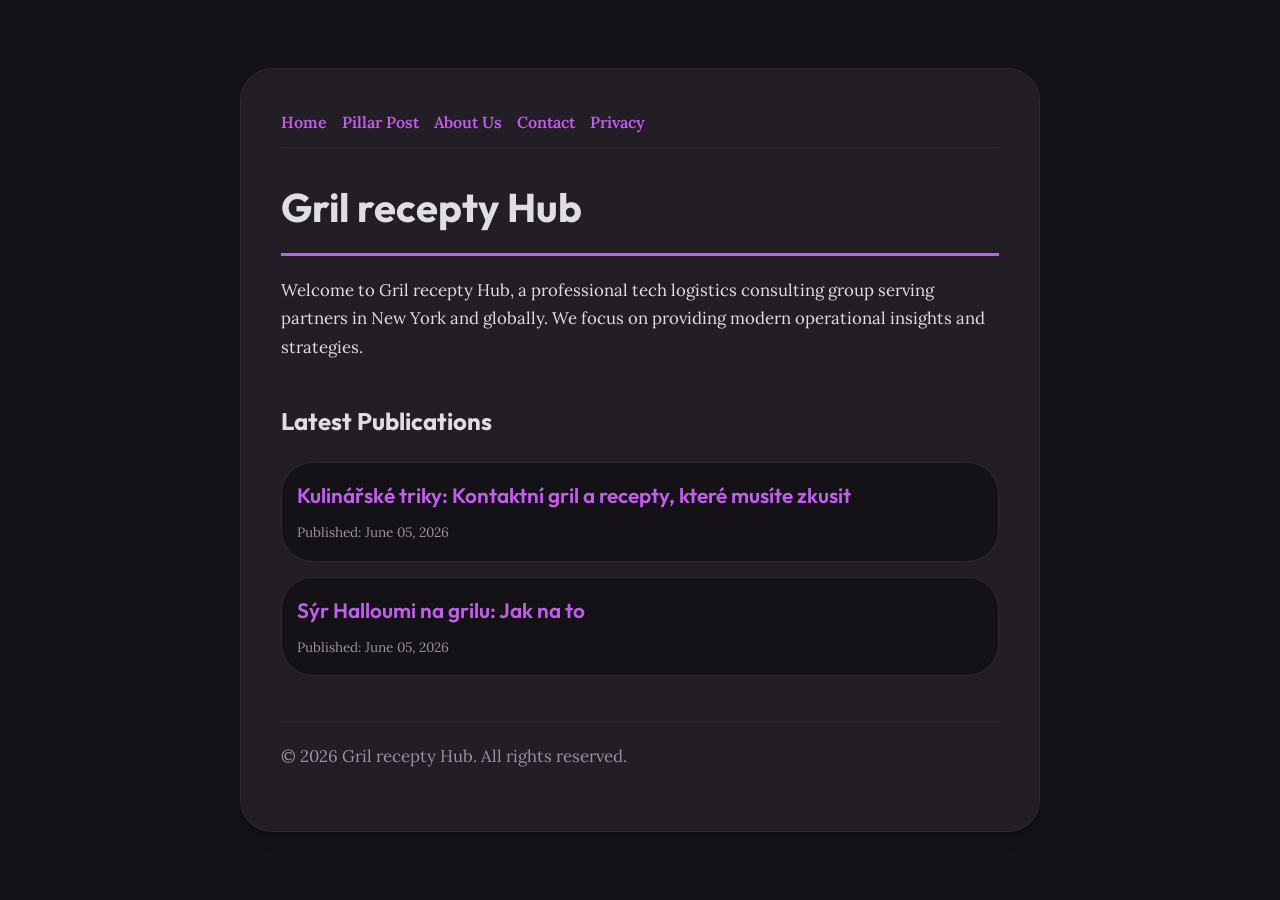
<file: index.html>
<!DOCTYPE html>
<html lang="en">
<head>
    <meta charset="UTF-8">
    <meta name="viewport" content="width=device-width, initial-scale=1.0">
    <title>Gril recepty Hub | Tech Logistics in New York</title>
    <meta name="description" content="Welcome to Gril recepty Hub, a professional tech logistics provider in New York.">
    <meta name="geo.region" content="US-NY" />
    <meta name="geo.placename" content="New York" />
    <meta name="geo.position" content="40.7128;-74.006" />
    <meta name="ICBM" content="40.7128, -74.006" />
    <link rel="stylesheet" href="style.css">
    <script type="application/ld+json">
{
  "@context": "https://schema.org",
  "@type": "LocalBusiness",
  "name": "Gril recepty Hub",
  "url": "https://gril-recepty.github.io",
  "telephone": "+1-212-555-0166",
  "address": {
    "@type": "PostalAddress",
    "addressLocality": "New York",
    "addressRegion": "NY",
    "postalCode": "10001",
    "addressCountry": "US"
  },
  "geo": {
    "@type": "GeoCoordinates",
    "latitude": 40.7128,
    "longitude": -74.006
  }
}
</script>
</head>
<body>
    
            <div class="container" style="max-width: 800px;">
                <nav style="display: flex; gap: 15px; margin-bottom: 25px; border-bottom: 1px solid var(--border-color); padding-bottom: 10px; overflow-x: auto; flex-wrap: wrap;">
            <a href="index.html">Home</a>
            <a href="kulinarske-triky-kontaktni-gril-a-recepty-ktere-musite-zkusit.html">Pillar Post</a>
            <a href="about.html">About Us</a>
            <a href="contact.html">Contact</a>
            <a href="privacy.html">Privacy</a>
        </nav>
                <h1>Gril recepty Hub</h1>
                <p>Welcome to Gril recepty Hub, a professional tech logistics consulting group serving partners in New York and globally. We focus on providing modern operational insights and strategies.</p>
                <h2 style="margin-top: 40px;">Latest Publications</h2>
                <ul style="list-style-type: none; padding-left: 0;">
                    <li style="background: var(--bg-color); padding: 15px; border-radius: var(--border-radius); border: 1px solid var(--border-color); margin-bottom: 15px;">
                <h3 style="margin-bottom: 5px; font-size: 1.3rem;"><a href="kulinarske-triky-kontaktni-gril-a-recepty-ktere-musite-zkusit.html">Kulinářské triky: Kontaktní gril a recepty, které musíte zkusit</a></h3>
                <span style="font-size:0.85rem; color: var(--muted-text)">Published: June 05, 2026</span>
            </li>
<li style="background: var(--bg-color); padding: 15px; border-radius: var(--border-radius); border: 1px solid var(--border-color); margin-bottom: 15px;">
                <h3 style="margin-bottom: 5px; font-size: 1.3rem;"><a href="syr-halloumi-na-grilu-jak-na-to.html">Sýr Halloumi na grilu: Jak na to</a></h3>
                <span style="font-size:0.85rem; color: var(--muted-text)">Published: June 05, 2026</span>
            </li>

                </ul>
                <footer>
                    <p>&copy; 2026 Gril recepty Hub. All rights reserved.</p>
                </footer>
            </div>
            
</body>
</html>
</file>
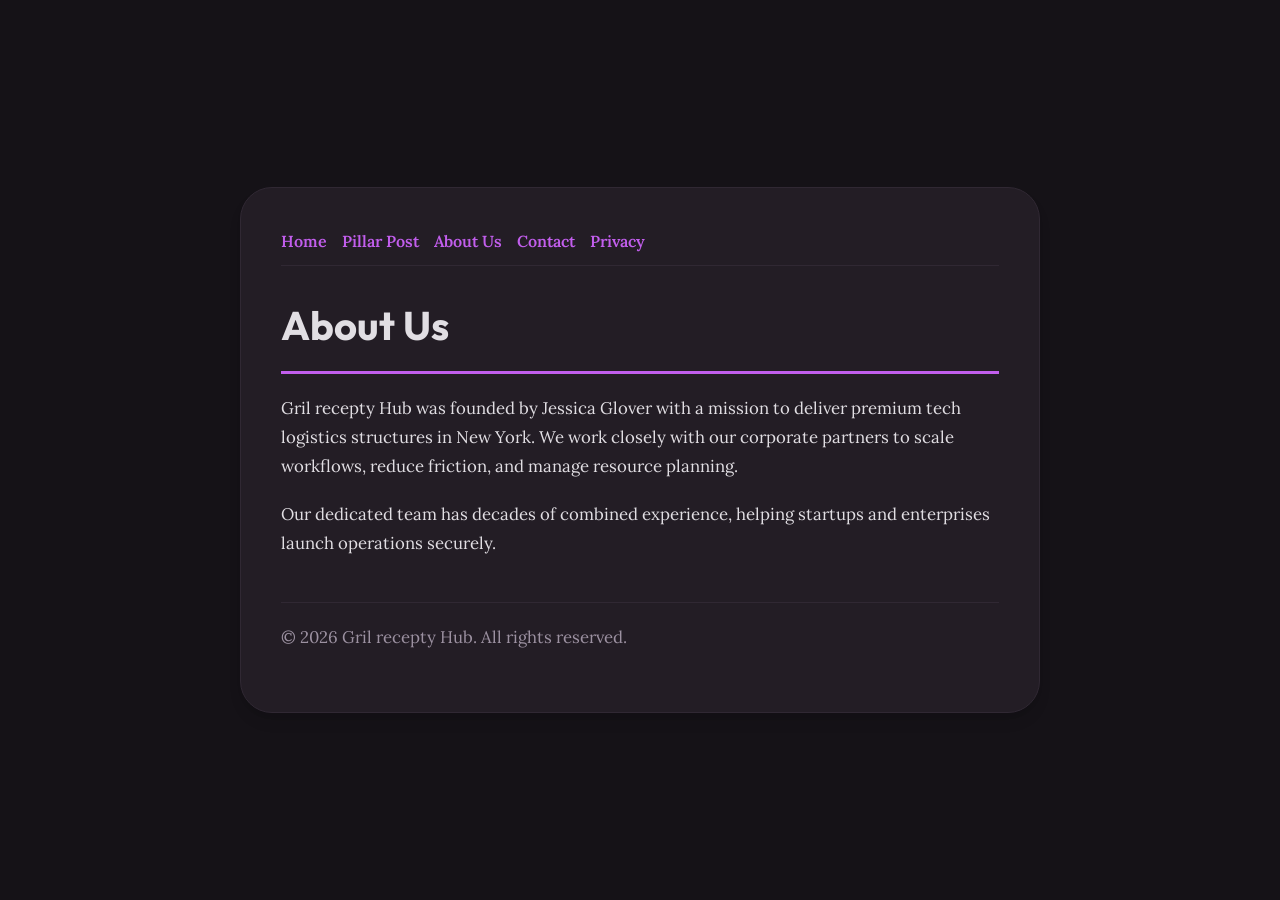
<file: about.html>
<!DOCTYPE html>
<html lang="en">
<head>
    <meta charset="UTF-8">
    <meta name="viewport" content="width=device-width, initial-scale=1.0">
    <title>About Us | Gril recepty Hub</title>
    <meta name="description" content="Learn more about the team behind Gril recepty Hub in New York.">
    <meta name="geo.region" content="US-NY" />
    <meta name="geo.placename" content="New York" />
    <meta name="geo.position" content="40.7128;-74.006" />
    <meta name="ICBM" content="40.7128, -74.006" />
    <link rel="stylesheet" href="style.css">
</head>
<body>
    
            <div class="container" style="max-width: 800px;">
                <nav style="display: flex; gap: 15px; margin-bottom: 25px; border-bottom: 1px solid var(--border-color); padding-bottom: 10px; overflow-x: auto; flex-wrap: wrap;">
            <a href="index.html">Home</a>
            <a href="kulinarske-triky-kontaktni-gril-a-recepty-ktere-musite-zkusit.html">Pillar Post</a>
            <a href="about.html">About Us</a>
            <a href="contact.html">Contact</a>
            <a href="privacy.html">Privacy</a>
        </nav>
                <h1>About Us</h1>
                <p>Gril recepty Hub was founded by Jessica Glover with a mission to deliver premium tech logistics structures in New York. We work closely with our corporate partners to scale workflows, reduce friction, and manage resource planning.</p>
                <p>Our dedicated team has decades of combined experience, helping startups and enterprises launch operations securely.</p>
                <footer>
                    <p>&copy; 2026 Gril recepty Hub. All rights reserved.</p>
                </footer>
            </div>
            
</body>
</html>
</file>
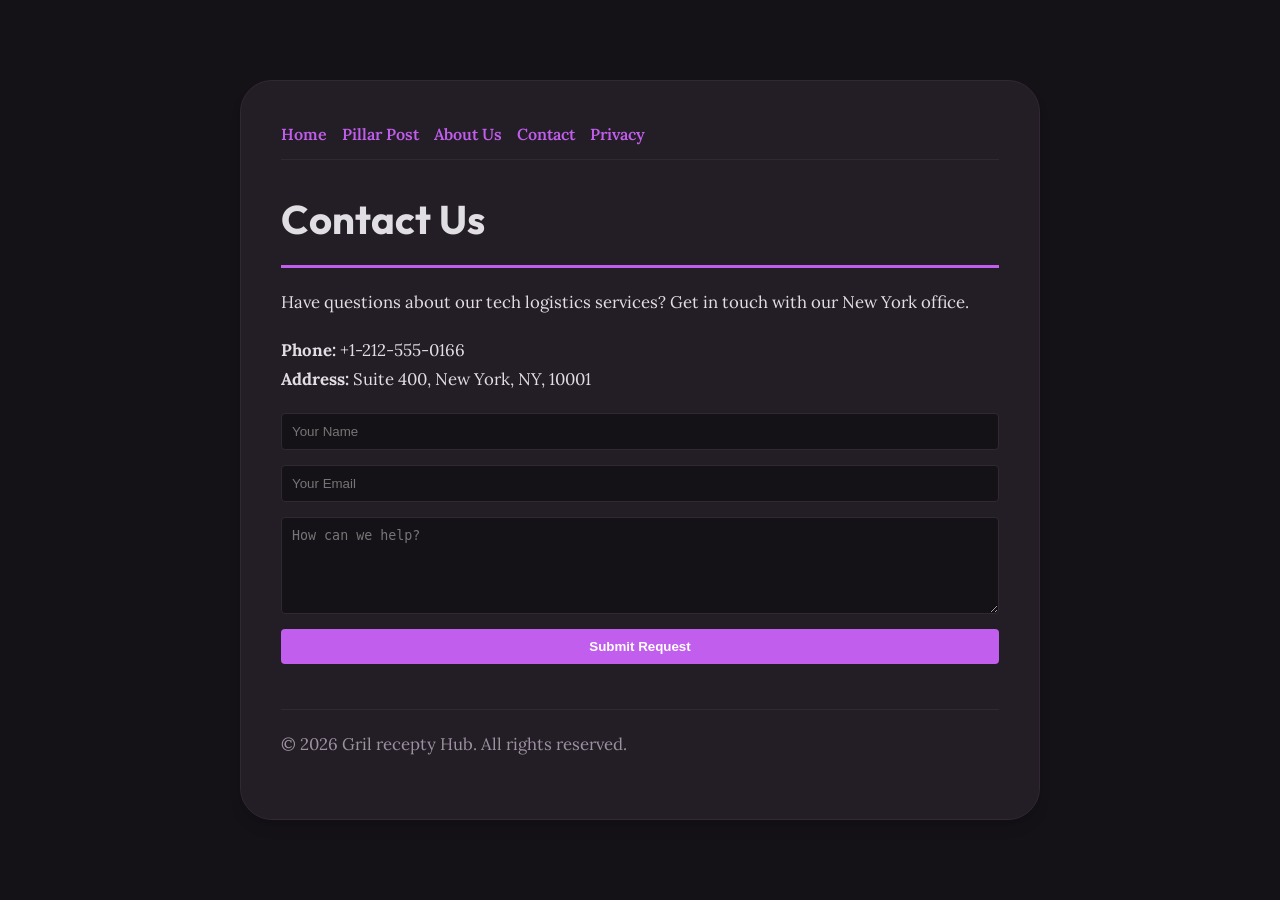
<file: contact.html>
<!DOCTYPE html>
<html lang="en">
<head>
    <meta charset="UTF-8">
    <meta name="viewport" content="width=device-width, initial-scale=1.0">
    <title>Contact Us | Gril recepty Hub</title>
    <meta name="description" content="Get in touch with Gril recepty Hub located in New York.">
    <meta name="geo.region" content="US-NY" />
    <meta name="geo.placename" content="New York" />
    <meta name="geo.position" content="40.7128;-74.006" />
    <meta name="ICBM" content="40.7128, -74.006" />
    <link rel="stylesheet" href="style.css">
</head>
<body>
    
            <div class="container" style="max-width: 800px;">
                <nav style="display: flex; gap: 15px; margin-bottom: 25px; border-bottom: 1px solid var(--border-color); padding-bottom: 10px; overflow-x: auto; flex-wrap: wrap;">
            <a href="index.html">Home</a>
            <a href="kulinarske-triky-kontaktni-gril-a-recepty-ktere-musite-zkusit.html">Pillar Post</a>
            <a href="about.html">About Us</a>
            <a href="contact.html">Contact</a>
            <a href="privacy.html">Privacy</a>
        </nav>
                <h1>Contact Us</h1>
                <p>Have questions about our tech logistics services? Get in touch with our New York office.</p>
                <p><strong>Phone:</strong> +1-212-555-0166<br><strong>Address:</strong> Suite 400, New York, NY, 10001</p>
                <form action="https://formspree.io/f/placeholder" method="POST">
                    <input type="text" name="name" placeholder="Your Name" required>
                    <input type="email" name="email" placeholder="Your Email" required>
                    <textarea name="message" placeholder="How can we help?" rows="5" required></textarea>
                    <button type="submit">Submit Request</button>
                </form>
                <footer>
                    <p>&copy; 2026 Gril recepty Hub. All rights reserved.</p>
                </footer>
            </div>
            
</body>
</html>
</file>
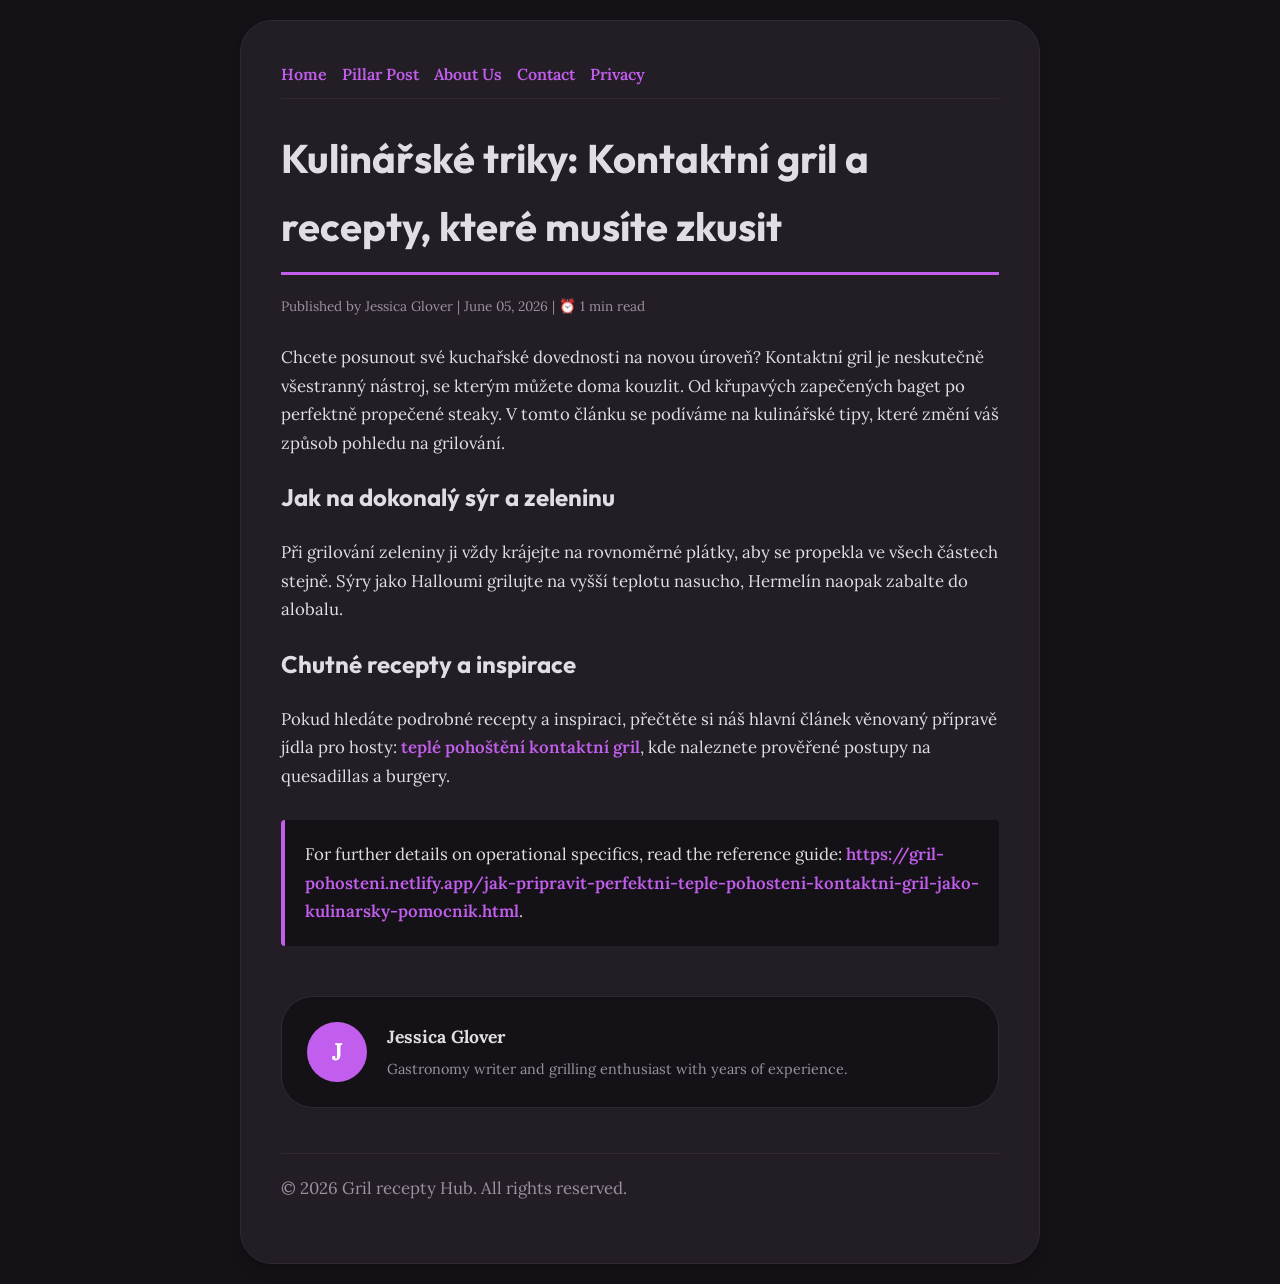
<file: kulinarske-triky-kontaktni-gril-a-recepty-ktere-musite-zkusit.html>
<!DOCTYPE html>
<html lang="en">
<head>
    <meta charset="UTF-8">
    <meta name="viewport" content="width=device-width, initial-scale=1.0">
    <title>Kulinářské triky: Kontaktní gril a recepty, které musíte zkusit - Gril recepty Hub</title>
    <meta name="description" content="Read our professional insights on Kulinářské triky: Kontaktní gril a recepty, které musíte zkusit.">
    <meta name="geo.region" content="US-NY" />
    <meta name="geo.placename" content="New York" />
    <meta name="geo.position" content="40.7128;-74.006" />
    <meta name="ICBM" content="40.7128, -74.006" />
    <link rel="stylesheet" href="style.css">
</head>
<body>
    
            <div class="container" style="max-width: 800px;">
                <nav style="display: flex; gap: 15px; margin-bottom: 25px; border-bottom: 1px solid var(--border-color); padding-bottom: 10px; overflow-x: auto; flex-wrap: wrap;">
            <a href="index.html">Home</a>
            <a href="kulinarske-triky-kontaktni-gril-a-recepty-ktere-musite-zkusit.html">Pillar Post</a>
            <a href="about.html">About Us</a>
            <a href="contact.html">Contact</a>
            <a href="privacy.html">Privacy</a>
        </nav>
                <h1>Kulinářské triky: Kontaktní gril a recepty, které musíte zkusit</h1>
                <div style="font-size:0.85rem; color: var(--muted-text); margin-bottom: 25px;">
                    Published by Jessica Glover | June 05, 2026 | ⏰ 1 min read
                </div>
                <article style="margin-top: 20px;">
                    <p>Chcete posunout své kuchařské dovednosti na novou úroveň? Kontaktní gril je neskutečně všestranný nástroj, se kterým můžete doma kouzlit. Od křupavých zapečených baget po perfektně propečené steaky. V tomto článku se podíváme na kulinářské tipy, které změní váš způsob pohledu na grilování.</p>
<h2>Jak na dokonalý sýr a zeleninu</h2>
<p>Při grilování zeleniny ji vždy krájejte na rovnoměrné plátky, aby se propekla ve všech částech stejně. Sýry jako Halloumi grilujte na vyšší teplotu nasucho, Hermelín naopak zabalte do alobalu.</p>
<h2>Chutné recepty a inspirace</h2>
<p>Pokud hledáte podrobné recepty a inspiraci, přečtěte si náš hlavní článek věnovaný přípravě jídla pro hosty: <a href="https://gril-pohosteni.netlify.app/jak-pripravit-perfektni-teple-pohosteni-kontaktni-gril-jako-kulinarsky-pomocnik.html">teplé pohoštění kontaktní gril</a>, kde naleznete prověřené postupy na quesadillas a burgery.</p>
                    <div class="link-resource" style="margin-top: 30px; padding: 20px; border-left: 4px solid var(--primary-color); background: var(--bg-color); border-radius: 4px;"><p style="margin: 0;">For further details on operational specifics, read the reference guide: <strong><a href="https://gril-pohosteni.netlify.app/jak-pripravit-perfektni-teple-pohosteni-kontaktni-gril-jako-kulinarsky-pomocnik.html">https://gril-pohosteni.netlify.app/jak-pripravit-perfektni-teple-pohosteni-kontaktni-gril-jako-kulinarsky-pomocnik.html</a></strong>.</p></div>
                </article>
                
            <div class="author-box" style="margin-top: 50px; padding: 25px; background: var(--bg-color); border: 1px solid var(--border-color); border-radius: var(--border-radius); display: flex; gap: 20px; align-items: center;">
                <div style="width: 60px; height: 60px; border-radius: 50%; background: var(--primary-color); display: flex; align-items: center; justify-content: center; color: white; font-weight: bold; font-size: 1.5rem;">J</div>
                <div>
                    <h4 style="margin-bottom: 5px; font-weight: bold; font-size: 1.1rem;">Jessica Glover</h4>
                    <p style="margin: 0; font-size: 0.9rem; color: var(--muted-text);">Gastronomy writer and grilling enthusiast with years of experience.</p>
                </div>
            </div>
            
                <footer>
                    <p>&copy; 2026 Gril recepty Hub. All rights reserved.</p>
                </footer>
            </div>
            
</body>
</html>
</file>
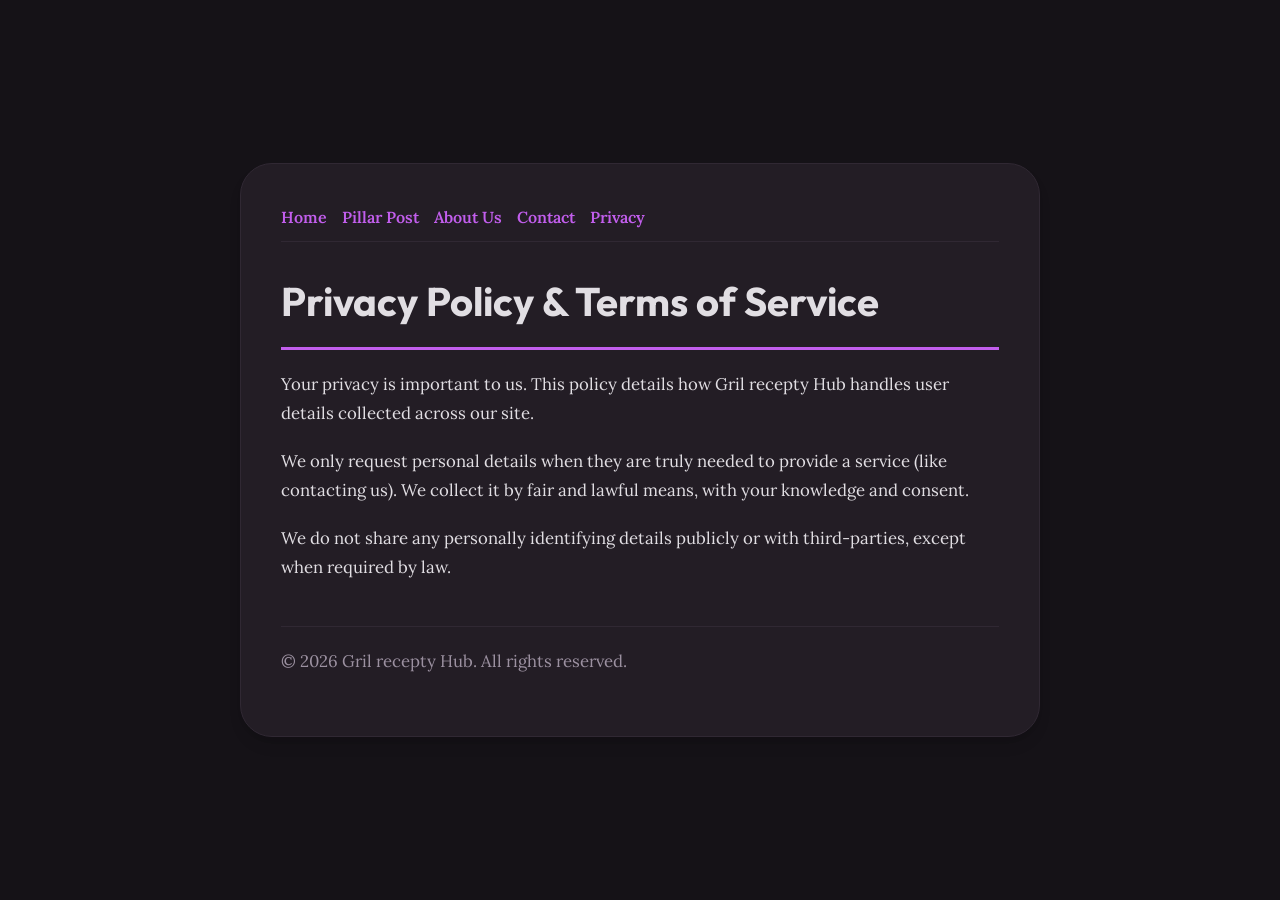
<file: privacy.html>
<!DOCTYPE html>
<html lang="en">
<head>
    <meta charset="UTF-8">
    <meta name="viewport" content="width=device-width, initial-scale=1.0">
    <title>Privacy Policy - Gril recepty Hub</title>
    <meta name="description" content="Read our privacy policy and terms of service.">
    <meta name="geo.region" content="US-NY" />
    <meta name="geo.placename" content="New York" />
    <meta name="geo.position" content="40.7128;-74.006" />
    <meta name="ICBM" content="40.7128, -74.006" />
    <link rel="stylesheet" href="style.css">
</head>
<body>
    
            <div class="container" style="max-width: 800px;">
                <nav style="display: flex; gap: 15px; margin-bottom: 25px; border-bottom: 1px solid var(--border-color); padding-bottom: 10px; overflow-x: auto; flex-wrap: wrap;">
            <a href="index.html">Home</a>
            <a href="kulinarske-triky-kontaktni-gril-a-recepty-ktere-musite-zkusit.html">Pillar Post</a>
            <a href="about.html">About Us</a>
            <a href="contact.html">Contact</a>
            <a href="privacy.html">Privacy</a>
        </nav>
                <h1>Privacy Policy & Terms of Service</h1>
                <p>Your privacy is important to us. This policy details how Gril recepty Hub handles user details collected across our site.</p>
                <p>We only request personal details when they are truly needed to provide a service (like contacting us). We collect it by fair and lawful means, with your knowledge and consent.</p>
                <p>We do not share any personally identifying details publicly or with third-parties, except when required by law.</p>
                <footer>
                    <p>&copy; 2026 Gril recepty Hub. All rights reserved.</p>
                </footer>
            </div>
            
</body>
</html>
</file>
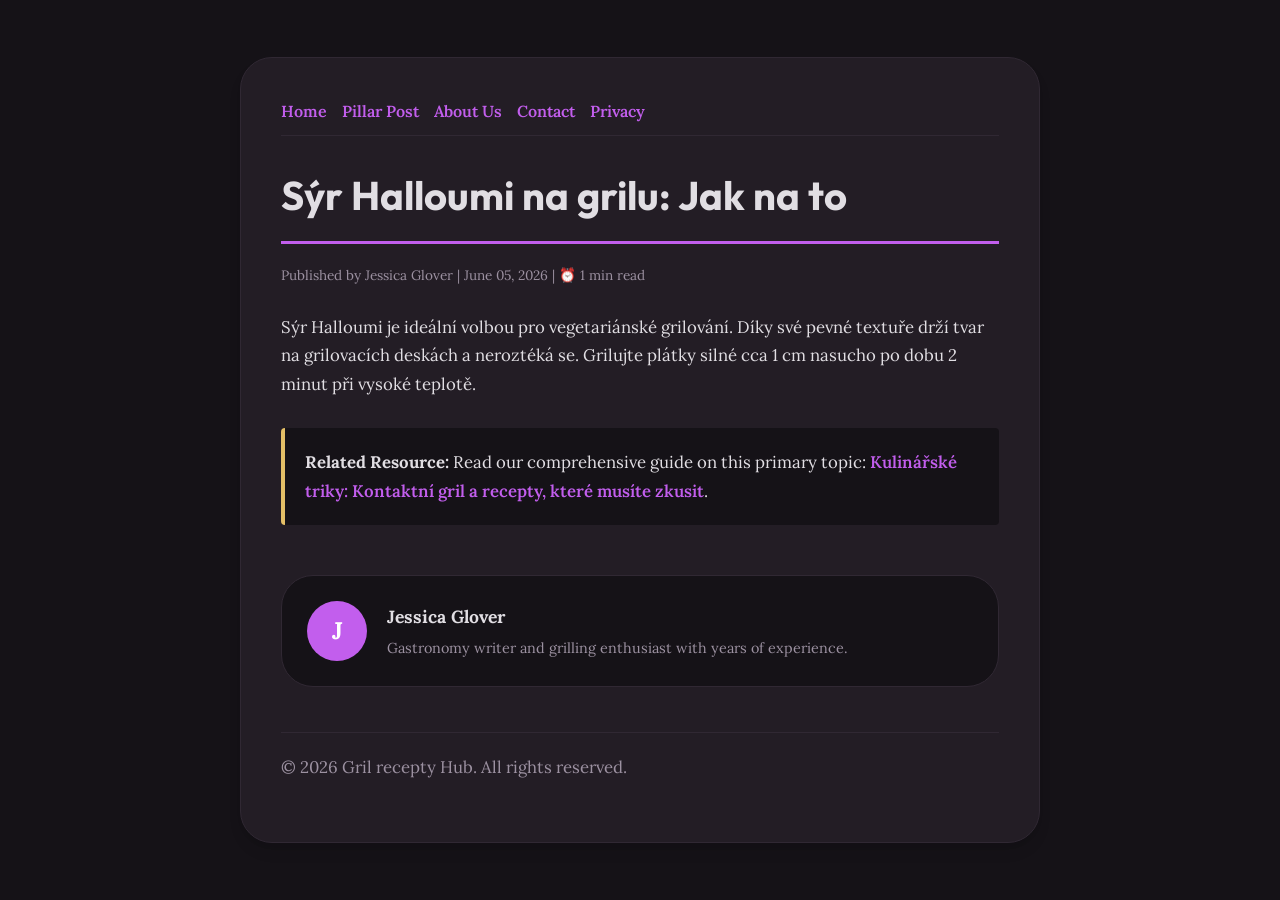
<file: syr-halloumi-na-grilu-jak-na-to.html>
<!DOCTYPE html>
<html lang="en">
<head>
    <meta charset="UTF-8">
    <meta name="viewport" content="width=device-width, initial-scale=1.0">
    <title>Sýr Halloumi na grilu: Jak na to - Gril recepty Hub</title>
    <meta name="description" content="Read our professional insights on Sýr Halloumi na grilu: Jak na to.">
    <meta name="geo.region" content="US-NY" />
    <meta name="geo.placename" content="New York" />
    <meta name="geo.position" content="40.7128;-74.006" />
    <meta name="ICBM" content="40.7128, -74.006" />
    <link rel="stylesheet" href="style.css">
</head>
<body>
    
            <div class="container" style="max-width: 800px;">
                <nav style="display: flex; gap: 15px; margin-bottom: 25px; border-bottom: 1px solid var(--border-color); padding-bottom: 10px; overflow-x: auto; flex-wrap: wrap;">
            <a href="index.html">Home</a>
            <a href="kulinarske-triky-kontaktni-gril-a-recepty-ktere-musite-zkusit.html">Pillar Post</a>
            <a href="about.html">About Us</a>
            <a href="contact.html">Contact</a>
            <a href="privacy.html">Privacy</a>
        </nav>
                <h1>Sýr Halloumi na grilu: Jak na to</h1>
                <div style="font-size:0.85rem; color: var(--muted-text); margin-bottom: 25px;">
                    Published by Jessica Glover | June 05, 2026 | ⏰ 1 min read
                </div>
                <article style="margin-top: 20px;">
                    <p>Sýr Halloumi je ideální volbou pro vegetariánské grilování. Díky své pevné textuře drží tvar na grilovacích deskách a neroztéká se. Grilujte plátky silné cca 1 cm nasucho po dobu 2 minut při vysoké teplotě.</p>
                    <div class="link-resource" style="margin-top: 30px; padding: 20px; border-left: 4px solid var(--accent-color); background: var(--bg-color); border-radius: 4px;"><p style="margin: 0;"><strong>Related Resource:</strong> Read our comprehensive guide on this primary topic: <a href="kulinarske-triky-kontaktni-gril-a-recepty-ktere-musite-zkusit.html">Kulinářské triky: Kontaktní gril a recepty, které musíte zkusit</a>.</p></div>
                </article>
                
            <div class="author-box" style="margin-top: 50px; padding: 25px; background: var(--bg-color); border: 1px solid var(--border-color); border-radius: var(--border-radius); display: flex; gap: 20px; align-items: center;">
                <div style="width: 60px; height: 60px; border-radius: 50%; background: var(--primary-color); display: flex; align-items: center; justify-content: center; color: white; font-weight: bold; font-size: 1.5rem;">J</div>
                <div>
                    <h4 style="margin-bottom: 5px; font-weight: bold; font-size: 1.1rem;">Jessica Glover</h4>
                    <p style="margin: 0; font-size: 0.9rem; color: var(--muted-text);">Gastronomy writer and grilling enthusiast with years of experience.</p>
                </div>
            </div>
            
                <footer>
                    <p>&copy; 2026 Gril recepty Hub. All rights reserved.</p>
                </footer>
            </div>
            
</body>
</html>
</file>
<file: style.css>
@import url('https://fonts.googleapis.com/css2?family=Outfit:wght@700&family=Lora:wght@400;600&display=swap');

:root {
    --bg-color: hsl(282, 12%, 8%);
    --card-bg: hsl(282, 12%, 13%);
    --text-color: hsl(282, 8%, 88%);
    --muted-text: hsl(282, 8%, 60%);
    --primary-color: hsl(282, 80%, 65%);
    --accent-color: hsl(42, 70%, 65%);
    --border-color: hsl(282, 12%, 18%);
    --border-radius: 32px;
    --shadow: 0 10px 15px -3px rgba(0, 0, 0, 0.1), 0 4px 6px -2px rgba(0, 0, 0, 0.05);
    --font-headline: 'Outfit', sans-serif;
    --font-body: 'Lora', sans-serif;
}

* {
    box-sizing: border-box;
    margin: 0;
    padding: 0;
}

body {
    background-color: var(--bg-color);
    color: var(--text-color);
    font-family: var(--font-body);
    line-height: 1.7;
    padding: 20px;
    display: flex;
    justify-content: center;
    min-height: 100vh;
}

a {
    color: var(--primary-color);
    text-decoration: none;
    font-weight: 600;
    transition: color 0.2s ease;
}

a:hover {
    color: var(--accent-color);
    text-decoration: underline;
}

.container {
    width: 100%;
    max-width: 900px;
    background: var(--card-bg);
    border: 1px solid var(--border-color);
    border-radius: var(--border-radius);
    padding: 40px;
    box-shadow: var(--shadow);
    margin: auto;
}

h1, h2, h3 {
    font-family: var(--font-headline);
    margin-bottom: 20px;
    color: var(--text-color);
}

h1 {
    font-size: 2.5rem;
    border-bottom: 3px solid var(--primary-color);
    padding-bottom: 12px;
}

p {
    margin-bottom: 20px;
    font-size: 1.05rem;
}

ul {
    margin-bottom: 20px;
    padding-left: 20px;
}

li {
    margin-bottom: 8px;
}

form {
    display: flex;
    flex-direction: column;
    gap: 15px;
    margin-top: 20px;
}

input, textarea {
    padding: 10px;
    border: 1px solid var(--border-color);
    background: var(--bg-color);
    color: var(--text-color);
    border-radius: 4px;
}

button {
    padding: 10px;
    background: var(--primary-color);
    color: #fff;
    border: none;
    border-radius: 4px;
    cursor: pointer;
    font-weight: 600;
}

button:hover {
    background: var(--accent-color);
}

footer {
    margin-top: 45px;
    padding-top: 20px;
    border-top: 1px solid var(--border-color);
    font-size: 0.85rem;
    color: var(--muted-text);
}
</file>
